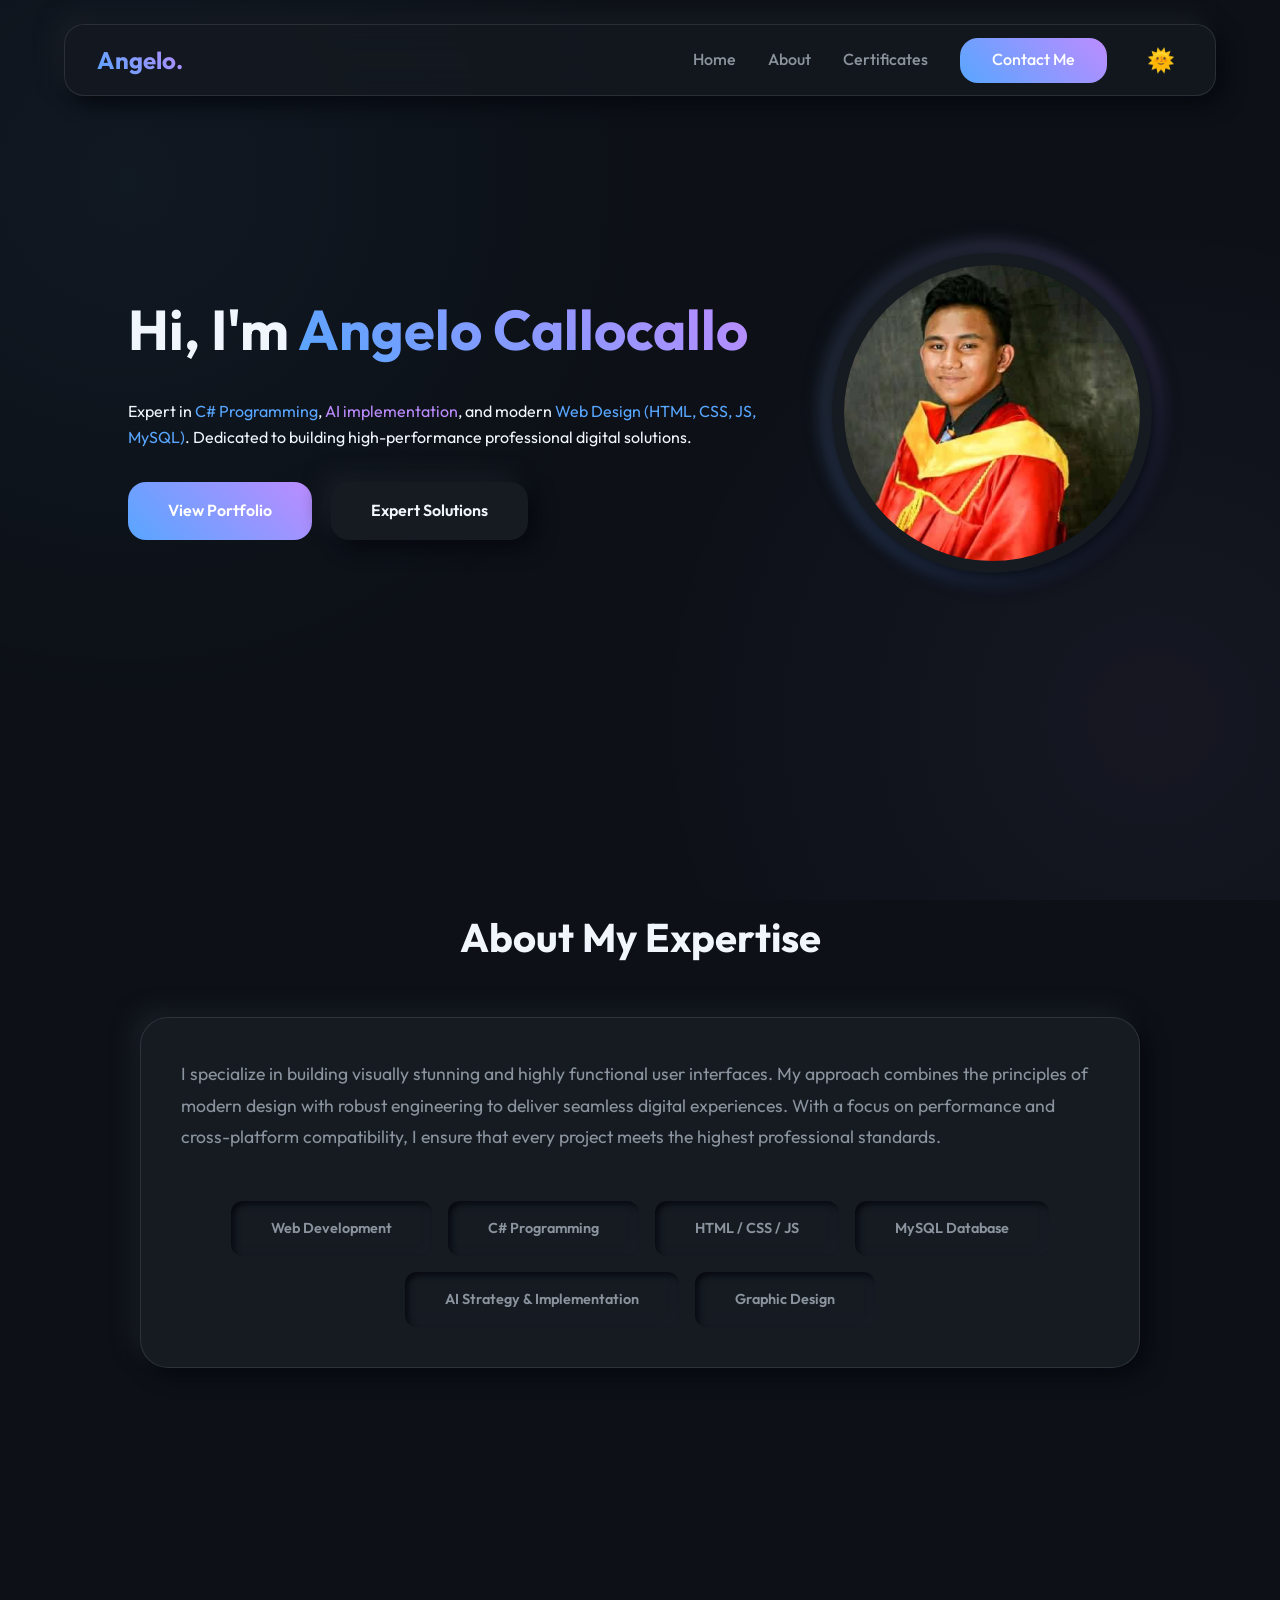
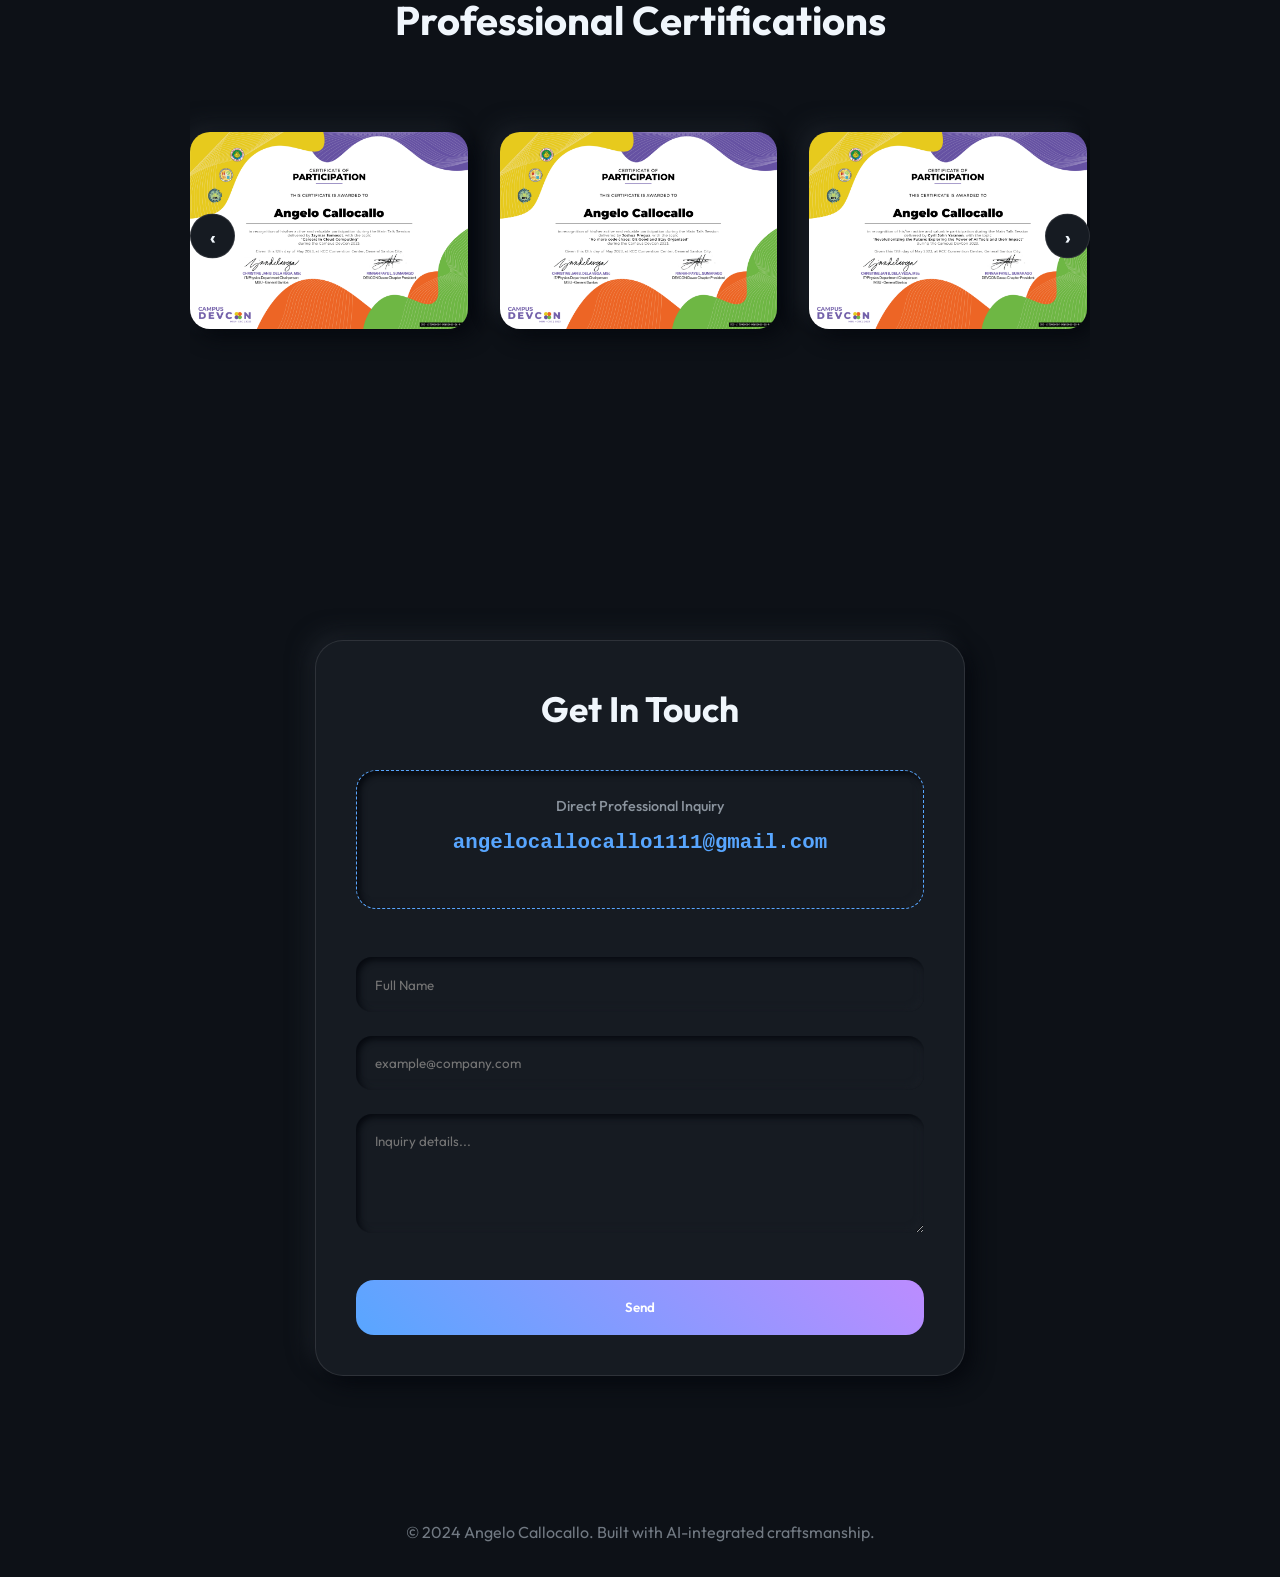
<file: index.html>
<!DOCTYPE html>
<html lang="en" data-theme="dark">
<head>
    <meta charset="UTF-8">
    <meta name="viewport" content="width=device-width, initial-scale=1.0">
    <title>Angelo Callocallo | Professional Portfolio</title>
    <link rel="stylesheet" href="style.css">
</head>
<body>
    <div class="bg-glow"></div>

    <!-- Navigation -->
    <nav>
        <div class="logo">Angelo.</div>
        <ul class="nav-links">
            <li><a href="#home">Home</a></li>
            <li><a href="#about">About</a></li>
            <li><a href="#certificates">Certificates</a></li>
            <li><a href="#contact" class="btn btn-primary" style="padding: 0.6rem 2rem; color:white;">Contact Me</a></li>
            <li>
                <button id="themeToggle" class="theme-toggle" style="background:transparent; box-shadow:none; font-size:1.4rem;">🌞</button>
            </li>
        </ul>
    </nav>

    <main>
        <!-- Hero Section -->
        <section class="hero" id="home">
            <div class="hero-content fade-in">
                <h1 style="color: var(--text-main); font-size: 3.5rem; margin-bottom: 1.5rem;">Hi, I'm <span style="background: linear-gradient(45deg, var(--primary), var(--secondary)); -webkit-background-clip: text; background-clip: text; -webkit-text-fill-color: transparent;">Angelo Callocallo</span></h1>
                <p>Expert in <span style="color: var(--primary);">C# Programming</span>, <span style="color: var(--secondary);">AI implementation</span>, and modern <span style="color: var(--primary);">Web Design (HTML, CSS, JS, MySQL)</span>. Dedicated to building high-performance professional digital solutions.</p>
                <div class="actions" style="margin-top: 2rem;">
                    <a href="resume.html" class="btn btn-primary">View Portfolio</a>
                    <a href="#contact" class="btn" style="background: var(--clay-bg); box-shadow: var(--clay-shadow-out); margin-left:1rem; color:var(--text-main);">Expert Solutions</a>
                </div>
            </div>
            <div class="hero-image fade-in">
                <div class="profile-container">
                    <img src="Images/Profile/56236048_2341531372759169_5256167301668929536_n.jpg" alt="Angelo Callocallo">
                </div>
            </div>
        </section>

        <!-- About Section -->
        <section id="about">
            <h2 class="section-title" style="text-align: center; font-size: 2.5rem; margin-bottom: 3rem;">About My Expertise</h2>
            <div class="clay-card fade-in" style="max-width: 1000px; margin: 0 auto;">
                <p style="font-size: 1.1rem; color: var(--text-muted); line-height: 1.8;">
                    I specialize in building visually stunning and highly functional user interfaces. My approach combines the principles of modern design with robust engineering to deliver seamless digital experiences. With a focus on performance and cross-platform compatibility, I ensure that every project meets the highest professional standards.
                </p>
                <div style="display: flex; gap: 1rem; margin-top: 3rem; flex-wrap: wrap; justify-content: center;">
                    <span class="btn" style="background: var(--clay-bg); box-shadow: var(--clay-shadow-in); border-radius: 12px; font-size: 0.9rem; pointer-events:none; color: var(--text-muted);">Web Development</span>
                    <span class="btn" style="background: var(--clay-bg); box-shadow: var(--clay-shadow-in); border-radius: 12px; font-size: 0.9rem; pointer-events:none; color: var(--text-muted);">C# Programming</span>
                    <span class="btn" style="background: var(--clay-bg); box-shadow: var(--clay-shadow-in); border-radius: 12px; font-size: 0.9rem; pointer-events:none; color: var(--text-muted);">HTML / CSS / JS</span>
                    <span class="btn" style="background: var(--clay-bg); box-shadow: var(--clay-shadow-in); border-radius: 12px; font-size: 0.9rem; pointer-events:none; color: var(--text-muted);">MySQL Database</span>
                    <span class="btn" style="background: var(--clay-bg); box-shadow: var(--clay-shadow-in); border-radius: 12px; font-size: 0.9rem; pointer-events:none; color: var(--text-muted);">AI Strategy & Implementation</span>
                    <span class="btn" style="background: var(--clay-bg); box-shadow: var(--clay-shadow-in); border-radius: 12px; font-size: 0.9rem; pointer-events:none; color: var(--text-muted);">Graphic Design</span>
                </div>
            </div>
        </section>

        <!-- Certificates Section with Carousel -->
        <section id="certificates">
            <h2 class="section-title" style="text-align: center; font-size: 2.5rem; margin-bottom: 3rem;">Professional Certifications</h2>
            <div class="carousel-container fade-in">
                <button class="carousel-btn prev-btn">‹</button>
                <div class="carousel-track">
                    <div class="carousel-slide"><img src="Images/Certificates/Callocallo (1).png" alt="Cert 1" onclick="openModal(this)"></div>
                    <div class="carousel-slide"><img src="Images/Certificates/Callocallo (2).png" alt="Cert 2" onclick="openModal(this)"></div>
                    <div class="carousel-slide"><img src="Images/Certificates/Callocallo (3).png" alt="Cert 3" onclick="openModal(this)"></div>
                    <div class="carousel-slide"><img src="Images/Certificates/Callocallo (4).png" alt="Cert 4" onclick="openModal(this)"></div>
                    <div class="carousel-slide"><img src="Images/Certificates/Callocallo (5).png" alt="Cert 5" onclick="openModal(this)"></div>
                    <div class="carousel-slide"><img src="Images/Certificates/Callocallo (6).png" alt="Cert 6" onclick="openModal(this)"></div>
                    <div class="carousel-slide"><img src="Images/Certificates/Callocallo (7).png" alt="Cert 7" onclick="openModal(this)"></div>
                    <div class="carousel-slide" onclick="window.open('Images/Certificates/ANGELO G. CALLOCALLO.pdf', '_blank')" style="position: relative;">
                        <div style="width: 100%; aspect-ratio: 4/3; background: var(--clay-bg); border-radius: 20px; display: flex; flex-direction: column; align-items: center; justify-content: center; box-shadow: var(--clay-shadow-out);">
                            <span style="font-size: 3rem;">📄</span>
                            <p style="font-size: 0.7rem; color: var(--text-muted); margin-top: 0.5rem; font-weight: 600; text-align: center; padding: 0 10px;">ANGELO G. CALLOCALLO.pdf</p>
                            <p style="font-size: 0.6rem; color: var(--primary); font-weight: 700;">(Click to View PDF)</p>
                        </div>
                    </div>
                </div>
                <button class="carousel-btn next-btn">›</button>
            </div>
        </section>

        <!-- Contact Section -->
        <section id="contact">
            <div class="clay-card contact-form fade-in" style="max-width: 650px; margin: 0 auto; text-align: center;">
                <h2 style="font-size: 2.2rem; margin-bottom: 2rem; color: var(--text-main);">Get In Touch</h2>
                <div style="background: var(--clay-bg); box-shadow: var(--clay-shadow-in); padding: 1.5rem; border-radius: 20px; margin-bottom: 3rem; border: 1px dashed var(--primary);">
                    <p style="color: var(--text-muted); font-size: 0.9rem; margin-bottom: 0.5rem; font-weight: 500;">Direct Professional Inquiry</p>
                    <p id="email-display" style="color: var(--primary); font-family: monospace; font-size: 1.3rem; font-weight: 700; word-break: break-all; cursor: pointer;" title="Click to copy">angelocallocallo1111@gmail.com</p>
                    <span id="copy-feedback" style="font-size: 0.75rem; color: var(--secondary); opacity: 0; transition: 0.3s;">Copied!</span>
                </div>
                
                <form action="https://formspree.io/f/mqegpdzo" method="POST">
                    <div class="form-group" style="margin-bottom: 1.5rem;">
                        <input type="text" name="name" id="name" placeholder="Full Name" required style="width: 100%; padding: 1.2rem; border-radius: 16px; border: none; background: var(--clay-bg); box-shadow: var(--clay-shadow-in); color: var(--text-main); outline: none;">
                    </div>
                    <div class="form-group" style="margin-bottom: 1.5rem;">
                        <input type="email" name="email" id="email" placeholder="example@company.com" required style="width: 100%; padding: 1.2rem; border-radius: 16px; border: none; background: var(--clay-bg); box-shadow: var(--clay-shadow-in); color: var(--text-main); outline: none;">
                    </div>
                    <div class="form-group" style="margin-bottom: 2.5rem;">
                        <textarea name="message" id="message" rows="5" placeholder="Inquiry details..." required style="width: 100%; padding: 1.2rem; border-radius: 16px; border: none; background: var(--clay-bg); box-shadow: var(--clay-shadow-in); color: var(--text-main); outline: none;"></textarea>
                    </div>
                    <button type="submit" class="btn btn-primary" style="width: 100%; padding: 1.2rem; cursor: pointer;">Send</button>
                </form>
            </div>
        </section>
    </main>

    <!-- Modal for certificates -->
    <div id="imageModal" class="modal" onclick="closeModal()">
        <span class="close-modal">×</span>
        <img class="modal-content" id="modalImg">
    </div>

    <footer style="padding: 4rem 10% 2rem; text-align: center; opacity: 0.8;">
        <p style="color: var(--text-muted);">&copy; 2024 Angelo Callocallo. Built with AI-integrated craftsmanship.</p>
    </footer>

    <script src="script.js"></script>
</body>
</html>
</file>
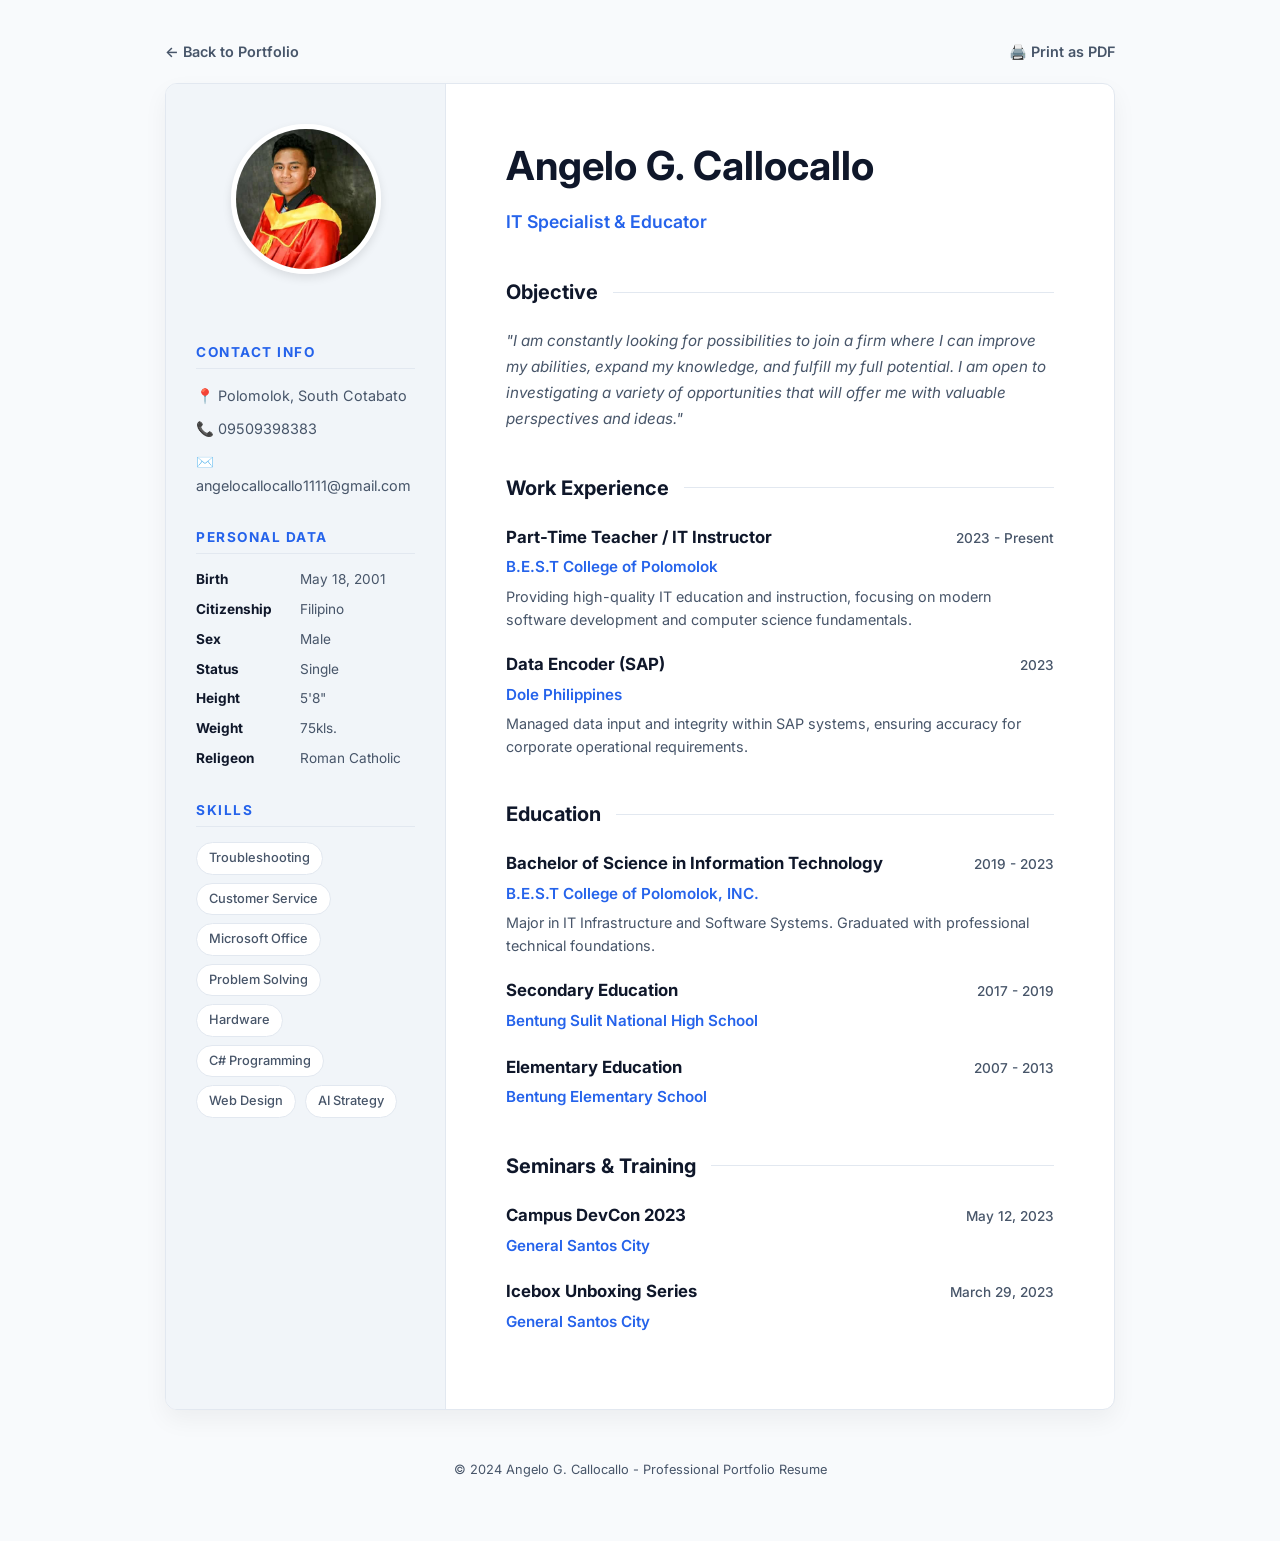
<file: resume.html>
<!DOCTYPE html>
<html lang="en">

<head>
    <meta charset="UTF-8">
    <meta name="viewport" content="width=device-width, initial-scale=1.0">
    <title>Professional Resume | Angelo G. Callocallo</title>
    <link rel="preconnect" href="https://fonts.googleapis.com">
    <link rel="preconnect" href="https://fonts.gstatic.com" crossorigin>
    <link href="https://fonts.googleapis.com/css2?family=Inter:wght@300;400;500;600;700&display=swap" rel="stylesheet">
    <style>
        :root {
            --primary: #2563eb;
            --primary-dark: #1e40af;
            --secondary: #64748b;
            --bg: #f8fafc;
            --text-main: #0f172a;
            --text-muted: #475569;
            --border: #e2e8f0;
            --white: #ffffff;
        }

        * {
            margin: 0;
            padding: 0;
            box-sizing: border-box;
            font-family: 'Inter', sans-serif;
        }

        body {
            background-color: var(--bg);
            color: var(--text-main);
            line-height: 1.6;
            padding: 40px 20px;
        }

        .resume-paper {
            max-width: 950px;
            margin: 0 auto;
            background: var(--white);
            box-shadow: 0 10px 25px rgba(0, 0, 0, 0.05);
            border-radius: 12px;
            overflow: hidden;
            display: grid;
            grid-template-columns: 280px 1fr;
            min-height: 1100px;
            border: 1px solid var(--border);
        }

        /* Sidebar */
        .sidebar {
            background-color: #f1f5f9;
            padding: 40px 30px;
            border-right: 1px solid var(--border);
        }

        .profile-section {
            text-align: center;
            margin-bottom: 40px;
        }

        .profile-img {
            width: 150px;
            height: 150px;
            border-radius: 50%;
            object-fit: cover;
            border: 5px solid var(--white);
            box-shadow: 0 4px 10px rgba(0, 0, 0, 0.1);
            margin-bottom: 20px;
        }

        .sidebar h3 {
            font-size: 0.85rem;
            text-transform: uppercase;
            letter-spacing: 1.5px;
            color: var(--primary);
            margin-top: 30px;
            margin-bottom: 15px;
            border-bottom: 1.5px solid var(--border);
            padding-bottom: 5px;
        }

        .contact-info p {
            font-size: 0.9rem;
            color: var(--text-muted);
            margin-bottom: 10px;
            display: flex;
            align-items: center;
            gap: 10px;
        }

        .personal-data p {
            font-size: 0.85rem;
            color: var(--text-muted);
            margin-bottom: 8px;
        }

        .personal-data strong {
            color: var(--text-main);
            display: inline-block;
            width: 100px;
        }

        .skill-tag {
            display: inline-block;
            background: var(--white);
            padding: 5px 12px;
            border-radius: 20px;
            font-size: 0.8rem;
            color: var(--text-muted);
            margin-bottom: 8px;
            margin-right: 5px;
            border: 1px solid var(--border);
            font-weight: 500;
        }

        /* Main Content */
        .main-content {
            padding: 50px 60px;
        }

        .header h1 {
            font-size: 2.5rem;
            font-weight: 700;
            color: var(--text-main);
            margin-bottom: 10px;
        }

        .header .subtitle {
            font-size: 1.1rem;
            color: var(--primary);
            font-weight: 600;
            margin-bottom: 30px;
        }

        .section-title {
            font-size: 1.25rem;
            font-weight: 700;
            color: var(--text-main);
            margin-top: 40px;
            margin-bottom: 20px;
            display: flex;
            align-items: center;
            gap: 15px;
        }

        .section-title::after {
            content: '';
            flex: 1;
            height: 1px;
            background: var(--border);
        }

        .content-card {
            margin-bottom: 25px;
        }

        .objective-text {
            color: var(--text-muted);
            font-style: italic;
            font-size: 0.95rem;
            line-height: 1.7;
        }

        .item {
            margin-bottom: 20px;
        }

        .item-header {
            display: flex;
            justify-content: space-between;
            align-items: baseline;
            margin-bottom: 5px;
        }

        .item-title {
            font-weight: 700;
            font-size: 1.05rem;
            color: var(--text-main);
        }

        .item-date {
            font-size: 0.85rem;
            color: var(--text-muted);
            font-weight: 500;
        }

        .item-org {
            font-weight: 600;
            color: var(--primary);
            font-size: 0.95rem;
            margin-bottom: 5px;
        }

        .item-desc {
            font-size: 0.9rem;
            color: var(--text-muted);
        }

        /* Nav Buttons */
        .nav-actions {
            max-width: 950px;
            margin: 0 auto 20px;
            display: flex;
            justify-content: space-between;
        }

        .back-btn {
            text-decoration: none;
            color: var(--text-muted);
            font-size: 0.9rem;
            font-weight: 600;
            display: flex;
            align-items: center;
            gap: 8px;
            transition: 0.2s;
        }

        .back-btn:hover {
            color: var(--primary);
        }

        @media (max-width: 768px) {
            .resume-paper {
                grid-template-columns: 1fr;
            }

            .sidebar {
                border-right: none;
                border-bottom: 1px solid var(--border);
            }

            .main-content {
                padding: 40px 30px;
            }
        }

        /* Print Optimization */
        @media print {
            body {
                padding: 0;
                background: white;
            }

            .resume-paper {
                box-shadow: none;
                border: none;
            }

            .nav-actions {
                display: none;
            }
        }
    </style>
</head>

<body>
    <div class="nav-actions">
        <a href="index.html" class="back-btn">← Back to Portfolio</a>
        <button onclick="window.print()" class="back-btn" style="cursor: pointer; background: none; border: none;">🖨️
            Print as PDF</button>
    </div>

    <div class="resume-paper">
        <!-- Sidebar -->
        <aside class="sidebar">
            <div class="profile-section">
                <img src="Images/Profile/56236048_2341531372759169_5256167301668929536_n.jpg" alt="Angelo G. Callocallo"
                    class="profile-img">
            </div>

            <div class="contact-info">
                <h3>Contact Info</h3>
                <p>📍 Polomolok, South Cotabato</p>
                <p>📞 09509398383</p>
                <p>✉️ angelocallocallo1111@gmail.com</p>
            </div>

            <div class="personal-data">
                <h3>Personal Data</h3>
                <p><strong>Birth</strong> May 18, 2001</p>
                <p><strong>Citizenship</strong> Filipino</p>
                <p><strong>Sex</strong> Male</p>
                <p><strong>Status</strong> Single</p>
                <p><strong>Height</strong> 5'8"</p>
                <p><strong>Weight</strong> 75kls.</p>
                <p><strong>Religeon</strong> Roman Catholic</p>
            </div>

            <div class="skills-section">
                <h3>Skills</h3>
                <span class="skill-tag">Troubleshooting</span>
                <span class="skill-tag">Customer Service</span>
                <span class="skill-tag">Microsoft Office</span>
                <span class="skill-tag">Problem Solving</span>
                <span class="skill-tag">Hardware</span>
                <span class="skill-tag">C# Programming</span>
                <span class="skill-tag">Web Design</span>
                <span class="skill-tag">AI Strategy</span>
            </div>
        </aside>

        <!-- Main Content -->
        <main class="main-content">
            <header class="header">
                <h1>Angelo G. Callocallo</h1>
                <div class="subtitle">IT Specialist & Educator</div>
            </header>

            <section class="content-card">
                <h2 class="section-title">Objective</h2>
                <p class="objective-text">
                    "I am constantly looking for possibilities to join a firm where I can improve my abilities, expand
                    my knowledge, and fulfill my full potential. I am open to investigating a variety of opportunities
                    that will offer me with valuable perspectives and ideas."
                </p>
            </section>

            <section class="content-card">
                <h2 class="section-title">Work Experience</h2>

                <div class="item">
                    <div class="item-header">
                        <span class="item-title">Part-Time Teacher / IT Instructor</span>
                        <span class="item-date">2023 - Present</span>
                    </div>
                    <div class="item-org">B.E.S.T College of Polomolok</div>
                    <p class="item-desc">Providing high-quality IT education and instruction, focusing on modern
                        software development and computer science fundamentals.</p>
                </div>

                <div class="item">
                    <div class="item-header">
                        <span class="item-title">Data Encoder (SAP)</span>
                        <span class="item-date">2023</span>
                    </div>
                    <div class="item-org">Dole Philippines</div>
                    <p class="item-desc">Managed data input and integrity within SAP systems, ensuring accuracy for
                        corporate operational requirements.</p>
                </div>
            </section>

            <section class="content-card">
                <h2 class="section-title">Education</h2>

                <div class="item">
                    <div class="item-header">
                        <span class="item-title">Bachelor of Science in Information Technology</span>
                        <span class="item-date">2019 - 2023</span>
                    </div>
                    <div class="item-org">B.E.S.T College of Polomolok, INC.</div>
                    <p class="item-desc">Major in IT Infrastructure and Software Systems. Graduated with professional
                        technical foundations.</p>
                </div>

                <div class="item">
                    <div class="item-header">
                        <span class="item-title">Secondary Education</span>
                        <span class="item-date">2017 - 2019</span>
                    </div>
                    <div class="item-org">Bentung Sulit National High School</div>
                </div>

                <div class="item">
                    <div class="item-header">
                        <span class="item-title">Elementary Education</span>
                        <span class="item-date">2007 - 2013</span>
                    </div>
                    <div class="item-org">Bentung Elementary School</div>
                </div>
            </section>

            <section class="content-card">
                <h2 class="section-title">Seminars & Training</h2>

                <div class="item">
                    <div class="item-header">
                        <span class="item-title">Campus DevCon 2023</span>
                        <span class="item-date">May 12, 2023</span>
                    </div>
                    <div class="item-org">General Santos City</div>
                </div>

                <div class="item">
                    <div class="item-header">
                        <span class="item-title">Icebox Unboxing Series</span>
                        <span class="item-date">March 29, 2023</span>
                    </div>
                    <div class="item-org">General Santos City</div>
                </div>
            </section>
        </main>
    </div>

    <footer
        style="margin-top: 50px; text-align: center; color: var(--text-muted); font-size: 0.8rem; padding-bottom: 20px;">
        &copy; 2024 Angelo G. Callocallo - Professional Portfolio Resume
    </footer>
</body>

</html>
</file>
<file: style.css>
@import url('https://fonts.googleapis.com/css2?family=Outfit:wght@300;400;500;600;700&display=swap');

:root {
    /* Dark Mode (Primary) */
    --bg-color: #0d1117;
    --clay-bg: #161b22;
    --primary: #58a6ff;
    --secondary: #bc8cff;
    --text-main: #f0f6fc;
    --text-muted: #8b949e;
    --glass: rgba(22, 27, 34, 0.7);
    --glass-border: rgba(255, 255, 255, 0.1);
    
    /* Claymorphism Dark Shadows */
    --clay-shadow-out: 8px 8px 20px #06090f, -8px -8px 20px #1a1f26;
    --clay-shadow-in: inset 3px 3px 6px #06090f, inset -3px -3px 6px #1a1f26;
    --neon-glow: 0 0 15px rgba(88, 166, 255, 0.3);
}

/* Light Mode Overrides */
[data-theme="light"] {
    --bg-color: #f8fafc;
    --clay-bg: #ffffff;
    --primary: #4f46e5;
    --secondary: #9333ea;
    --text-main: #1e293b;
    --text-muted: #64748b;
    --glass: rgba(255, 255, 255, 0.8);
    --glass-border: rgba(0, 0, 0, 0.05);
    --clay-shadow-out: 10px 10px 20px #e2e8f0, -10px -10px 20px #ffffff;
    --clay-shadow-in: inset 3px 3px 6px #e2e8f0, inset -3px -3px 6px #ffffff;
}

* {
    margin: 0;
    padding: 0;
    box-sizing: border-box;
    font-family: 'Outfit', sans-serif;
    transition: background 0.3s, color 0.3s;
}

body {
    background-color: var(--bg-color);
    color: var(--text-main);
    line-height: 1.6;
    overflow-x: hidden;
}

/* Special Background Effect */
.bg-glow {
    position: fixed;
    top: 0;
    left: 0;
    width: 100%;
    height: 100%;
    background: radial-gradient(circle at 10% 20%, rgba(88, 166, 255, 0.05) 0%, transparent 40%),
                radial-gradient(circle at 90% 80%, rgba(188, 140, 255, 0.05) 0%, transparent 40%);
    z-index: -1;
}

/* Navbar */
nav {
    position: fixed;
    top: 1.5rem;
    left: 50%;
    transform: translateX(-50%);
    width: 90%;
    max-width: 1200px;
    padding: 0.8rem 2rem;
    background: var(--glass);
    backdrop-filter: blur(15px);
    border-radius: 20px;
    box-shadow: var(--clay-shadow-out);
    border: 1px solid var(--glass-border);
    display: flex;
    justify-content: space-between;
    align-items: center;
    z-index: 1000;
}

.logo {
    font-size: 1.5rem;
    font-weight: 700;
    background: linear-gradient(45deg, var(--primary), var(--secondary));
    -webkit-background-clip: text;
    -webkit-text-fill-color: transparent;
}

.nav-links {
    display: flex;
    gap: 2rem;
    list-style: none;
    align-items: center;
}

.nav-links a {
    text-decoration: none;
    color: var(--text-muted);
    font-weight: 500;
    transition: 0.3s;
}

.nav-links a:hover {
    color: var(--primary);
    text-shadow: var(--neon-glow);
}

/* Theme Toggle */
.theme-toggle {
    background: var(--clay-bg);
    border: none;
    padding: 0.5rem;
    border-radius: 50%;
    cursor: pointer;
    box-shadow: var(--clay-shadow-out);
    color: var(--text-main);
    display: flex;
}

/* Claymorphic Card */
.clay-card {
    background: var(--clay-bg);
    border-radius: 28px;
    box-shadow: var(--clay-shadow-out);
    padding: 2.5rem;
    border: 1px solid var(--glass-border);
    transition: all 0.4s cubic-bezier(0.175, 0.885, 0.32, 1.275);
}

.clay-card:hover {
    transform: translateY(-8px) scale(1.02);
    box-shadow: 12px 12px 30px #06090f, -12px -12px 30px #1a1f26;
}

/* Hero */
section {
    padding: 140px 10% 80px;
    max-width: 1400px;
    margin: 0 auto;
}

.hero {
    display: flex;
    align-items: center;
    gap: 4rem;
    min-height: 85vh;
}

.profile-container {
    width: 320px;
    height: 320px;
    border-radius: 50%;
    background: var(--clay-bg);
    box-shadow: var(--clay-shadow-out);
    padding: 12px;
    position: relative;
}

.profile-container::after {
    content: '';
    position: absolute;
    inset: -5px;
    border-radius: 50%;
    background: linear-gradient(45deg, var(--primary), var(--secondary));
    z-index: -1;
    filter: blur(10px);
    opacity: 0.5;
}

.profile-container img {
    width: 100%;
    height: 100%;
    object-fit: cover;
    border-radius: 50%;
    box-shadow: var(--clay-shadow-in);
}

/* Certificate Carousel */
.carousel-container {
    position: relative;
    max-width: 900px;
    margin: 3rem auto;
    overflow: hidden;
    padding: 2rem 0;
}

.carousel-track {
    display: flex;
    transition: transform 0.5s ease;
    gap: 2rem;
}

.carousel-slide {
    min-width: calc(33.333% - 1.4rem);
    cursor: pointer;
}

.carousel-slide img {
    width: 100%;
    border-radius: 20px;
    box-shadow: var(--clay-shadow-out);
    transition: 0.3s;
}

.carousel-slide:hover img {
    transform: scale(1.05);
    box-shadow: var(--neon-glow);
}

.carousel-btn {
    position: absolute;
    top: 50%;
    transform: translateY(-50%);
    background: var(--clay-bg);
    border: 1px solid var(--glass-border);
    color: var(--text-main);
    width: 45px;
    height: 45px;
    border-radius: 50%;
    cursor: pointer;
    z-index: 10;
    box-shadow: none;
    display: flex;
    align-items: center;
    justify-content: center;
    font-size: 1.2rem;
    font-weight: bold;
}

.prev-btn { left: 0; }
.next-btn { right: 0; }

/* Modal / Lightbox */
.modal {
    display: none;
    position: fixed;
    top: 0;
    left: 0;
    width: 100%;
    height: 100%;
    background: rgba(0,0,0,0.9);
    z-index: 2000;
    justify-content: center;
    align-items: center;
    backdrop-filter: blur(10px);
}

.modal-content {
    max-width: 90%;
    max-height: 90%;
    border-radius: 20px;
    box-shadow: 0 0 50px rgba(88, 166, 255, 0.2);
}

.close-modal {
    position: absolute;
    top: 2rem;
    right: 2rem;
    color: white;
    font-size: 2rem;
    cursor: pointer;
}

/* Buttons */
.btn {
    padding: 1rem 2.5rem;
    border-radius: 18px;
    text-decoration: none;
    font-weight: 600;
    display: inline-block;
    transition: 0.4s;
}

.btn-primary {
    background: linear-gradient(45deg, var(--primary), var(--secondary));
    color: white;
    border: none;
}

.btn-primary:hover {
    box-shadow: 0 0 20px rgba(88, 166, 255, 0.4);
    transform: translateY(-3px);
}

/* Animations */
.fade-in {
    opacity: 0;
    transform: translateY(30px);
}

.fade-in.visible {
    opacity: 1;
    transform: translateY(0);
    transition: all 0.8s cubic-bezier(0.25, 0.46, 0.45, 0.94);
}

@media (max-width: 768px) {
    .carousel-slide { min-width: 100%; }
    .hero { flex-direction: column-reverse; text-align: center; }
}
</file>
